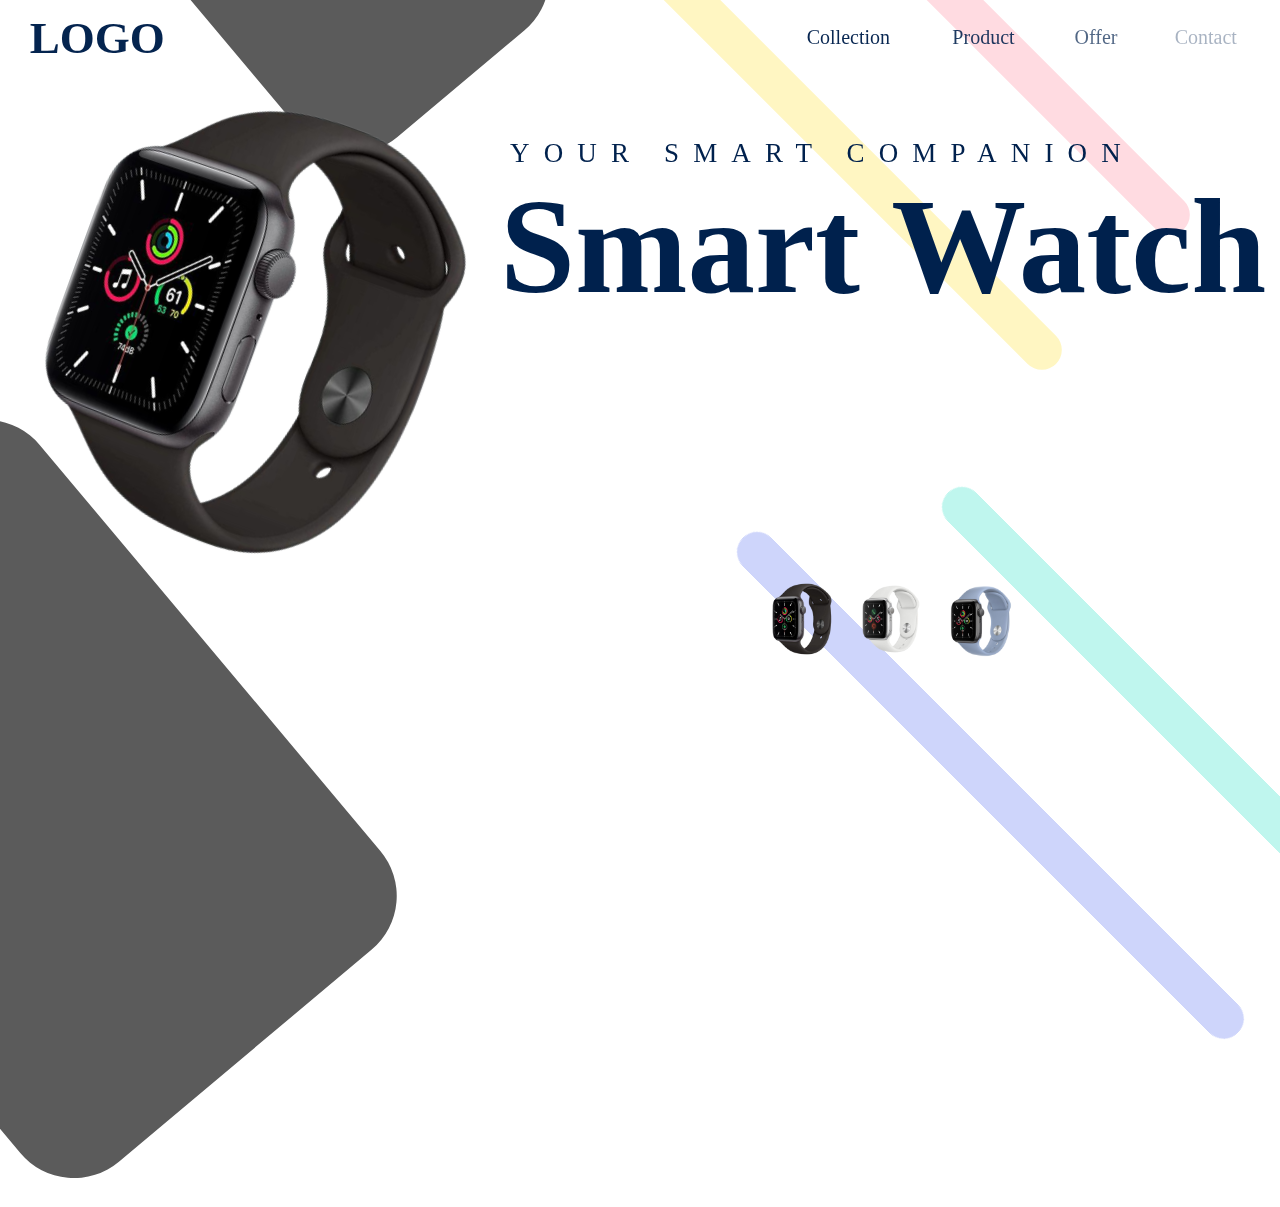
<file: task1/index.html>
<!DOCTYPE html>
<html lang="en">
<head>
    <meta charset="UTF-8">
    <meta name="viewport" content="width=device-width, initial-scale=1.0">
    <link rel="stylesheet" href="style.css">
    <script src="https://cdnjs.cloudflare.com/ajax/libs/gsap/3.12.2/gsap.min.js"></script>
    <title>LandingPage</title>
</head>
<body>
    <div class="container">

        <nav>
            <div class="logo">
                <span>LOGO</span>
            </div>

            <ul>
                <li><a href="">Collection</a></li>
                <li><a href="">Product</a></li>
                <li><a href="">Offer</a></li>
                <li><a href="">Contact</a></li>
            </ul>
        
        </nav>

        <div class="boxes">
            <div class="box1"></div>
            <div class="box2"></div>
        </div>


        <div class="stripes">
            <div class="stripe1"></div>
            <div class="stripe2"></div>
            <div class="stripe3"></div>
            <div class="stripe4"></div>
        </div>

        <div class="imageAndTitle">

            <div class="mainImg">
                <img src="w_black.png" alt="">
            </div>
    
            <div class="titles">
                <p>Your Smart Companion</p>
                <span>Smart Watch</span>
            </div>

        </div>


        <div class="categoryImg">
            <div class="img-container" onclick="changeMainImage('w_black.png', '#5B5B5B')">
                <img src="w_black.png" alt="" srcset="">
            </div>
        
            <div class="img-container" onclick="changeMainImage('w_white.png', '#D9D9D9')">
                <img src="w_white.png" alt="" srcset="">
            </div>
            
            <div class="img-container" onclick="changeMainImage('w_blue.png', '#9FB2D2')">
                <img src="w_blue.png" alt="" srcset="">
            </div>
        </div>
        


    </div>

    <script src="script.js"></script>

</body>
</html>
</file>
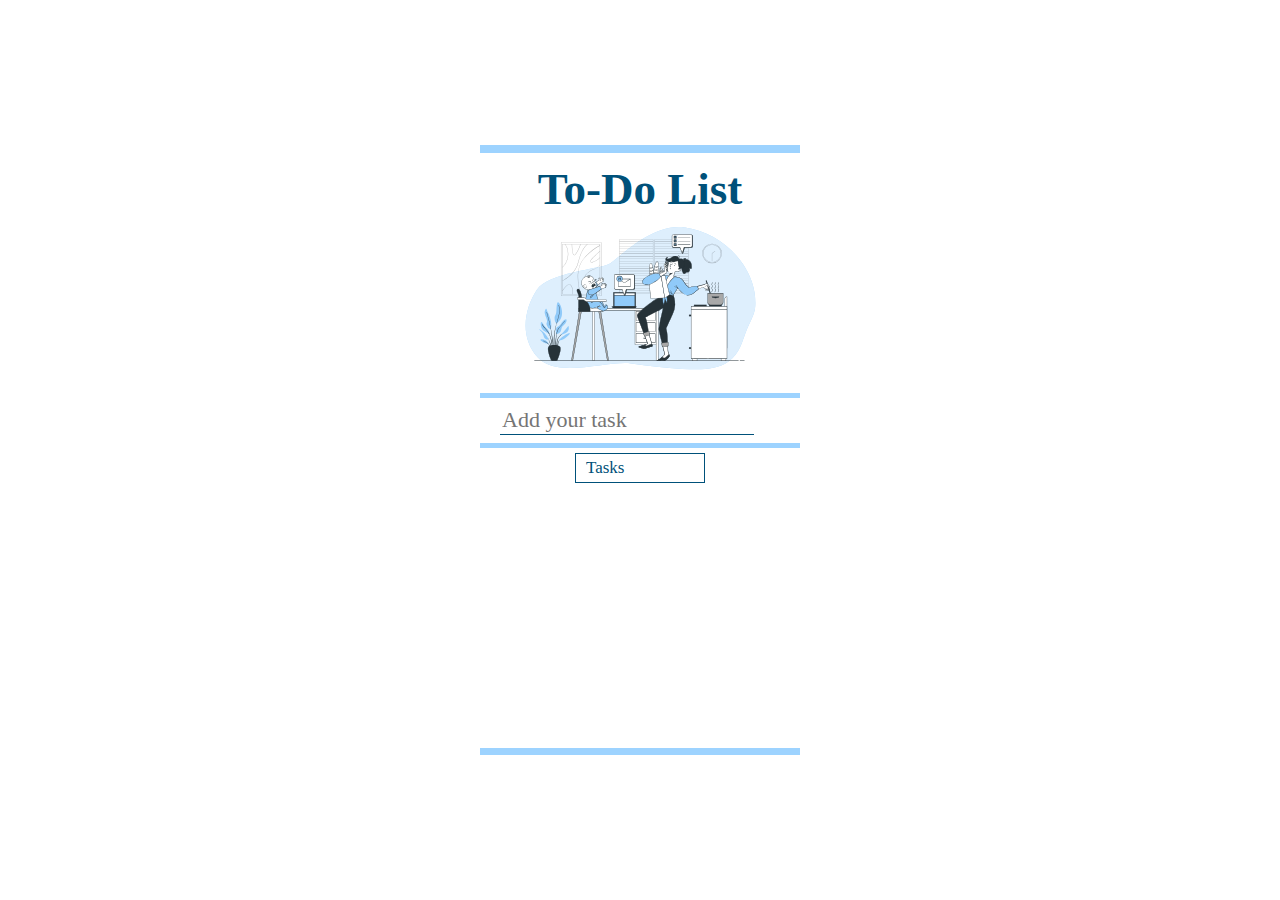
<file: task2/index.html>
<!DOCTYPE html>
<html lang="en">
<head>
    <meta charset="UTF-8">
    <meta name="viewport" content="width=device-width, initial-scale=1.0">
    <link rel="stylesheet" href="https://cdnjs.cloudflare.com/ajax/libs/font-awesome/6.4.2/css/all.min.css" integrity="sha512-z3gLpd7yknf1YoNbCzqRKc4qyor8gaKU1qmn+CShxbuBusANI9QpRohGBreCFkKxLhei6S9CQXFEbbKuqLg0DA==" crossorigin="anonymous" referrerpolicy="no-referrer" />
    <link rel="stylesheet" href="style.css">
    <title>TO-DO list</title>
</head>
<body>
    <div class="mainContainer">
        
        <div class="headerSection">
            <h1>To-Do List</h1>
            <img src="img.svg" alt="" srcset="">
        </div>
        
        <div class="taskSection">
            <form>
                <input type="text" class="todoInput" placeholder="Add your task">
                <button type="submit" class="todoBtn">
                    <i class="fa-solid fa-plus" style="font-size: 28px; color: #00517a;"></i>
                </button>
            </form>
        </div>
        
        <div class="listSection">
            <div class="dropdown">
                <button class="dropbtn">
                    Tasks<i class="fa-solid fa-caret-down" style="font-size: 28px; color: #00517a;"></i>
                </button>
                <div class="dropdown-content">
                    <a href="#">All</a>
                    <a href="#">Completed</a>
                    <a href="#">Incomplete</a>
                </div>
            </div>
        </div>
    </div>

    <script src="script.js"></script>

</body>
</html>
</file>
<file: task1/style.css>
body{
    margin: 0;
    padding: 0;
    overflow: hidden;
}


/* Navbar */
nav{
    display: flex;
    width: 100%;
    align-items: center;
    z-index: 2;
}

nav ul{
    flex: 1;
    text-align: right;
    z-index: 2;
} 

nav li{
    display: inline-block;
    list-style: none;
    margin: 10px 30px;
    position: relative;
    z-index: 2;
}

nav a{
    text-decoration: none;
    font-size: 20px;
    color: #00214D;
    z-index: 2;
}

nav a::after {
    content: "";
    display: block;
    width: 0;
    height: 3px;
    background-color: #00214D;
    position: absolute;
    bottom: -5px;
    left: 0;
    transition: width 0.3s ease-in-out;
}


nav a:hover::after {
    width: 100%;
    left: 0;
    right: 0;
}

.logo{
    font-family: Copperplate, Copperplate Gothic Light, fantasy;
    font-weight: 900;
    font-size: 5vh;
    margin: 10px 30px;
    color: #00214D;
}












/* boxes */

.box1{
    background-color: #5B5B5B;
    width: 306px;
    height: 360px;
    border-radius: 70px;
    position: absolute;
    top: -26%;
    left: 15%;
    transform: rotate(140deg);
    z-index: 0;
}

.box2{
    z-index: 0;
    background-color: #5B5B5B;
    width: 470px;
    height: 670px;
    border-radius: 70px;
    position: absolute;
    bottom: -26%;
    left: -16%;
    transform: rotate(140deg);
}









/* stripes */

.stripe1{
    background-color: #FFF6C2;
    height: 700px;
    width: 40px;
    position: absolute;
    right: 35%;
    top: -25%;
    transform: rotate(-45deg);
    border-radius: 30px;
}
.stripe2{
    background-color: #BFF6EE;
    height: 700px;
    width: 40px;
    position: absolute;
    right: 5%;
    bottom: -20%;
    transform: rotate(-45deg);
    border-radius: 30px;
}
.stripe3{
    background-color: #FFDBE1;
    height: 700px;
    width: 40px;
    position: absolute;
    right: 25%;
    top: -40%;
    transform: rotate(-45deg);
    border-radius: 30px;
}
.stripe4{
    background-color: #CED5FB;
    height: 700px;
    width: 40px;
    position: absolute;
    right: 21%;
    bottom: -25%;
    transform: rotate(-45deg);
    border-radius: 30px;
}









/* img and title */
.imageAndTitle{
    display: flex;
    justify-content: space-between;
    align-items: center;
}



/* main Image */
.mainImg{
    position: relative;
}

.mainImg img{
    transform: rotate(20deg);
}



/* title */
.titles{
    width: 40%;
    position: relative;
    flex: 1;
    padding-bottom: 15% ;
}

.titles span{
    color: #00214D;
    font-size: 15vh;
    font-family: Copperplate, Copperplate Gothic Light, fantasy;
    font-weight: bolder;
}

.titles p{
    color: #00214D;
    padding-left: 10px;
    font-size: 3vh;
    text-transform: uppercase;
    letter-spacing: .8cap;
    position: relative;
    margin: 0;
}








.categoryImg {
    position: relative;
    left: 20%;
    display: flex;
    justify-content: center; 
    align-items: flex-end; 
}

.img-container {
    flex: 1;
    max-width: 7%;
    transition: transform 0.2s ease-in-out;
    
}

.img-container img {
    max-height: 80px;
}

.img-container:hover {
    transform: translateY(-10px) rotate(20deg);
}
</file>
<file: task2/style.css>
body{
    margin: 0;
    padding: 0; 
    box-sizing: border-box;
    display: flex;
    justify-content: center;
    align-items: center;
    min-height: 100vh;
}

.mainContainer{
    background-color: #9dd3ff;
    width: 25%;
    min-height: 610px;
    display: flex;
    flex-direction: column;
    justify-content: center;
    align-items: center;
}

.headerSection{
    background-color: white;
    height: 240px;
    width: 330px;
    display: flex;
    flex-direction: column;
    justify-content: center;
    align-items: center;
    margin-bottom: 5px;
}

.headerSection h1{
    color: #00517A;
    text-align: center;
    margin: 0;
    font-family: Monotype Corsiva, Times, Serif;
    font-size: 45px
}

.headerSection img{
    height: 70%;
}










.taskSection{
    background-color: white;
    height: 45px;
    width: 330px;
    display: flex;
    justify-content: center;
    align-items: center;
    margin-bottom: 5px;
}

.todoInput{
    border: none;
    border-bottom: 1px solid #00517A;
    width: 250px;
    font-size: 22px;
    font-family: 'Noto Serif';
    color: #00517A;
}



input[type="text"]:focus {
    border: none; 
    outline: none; 
}


.todoBtn{
    margin-left: 10px;
    border: none;
    background-color: white;
}








.deleteButton .fa-trash {
    color: #00517A;
    font-size: 19px;
}
.taskDescription {
    font-size: 24px;
    color: #00517A; 
}

 .taskItem {
    display: flex;
    justify-content: space-between; 
    align-items: center;
    width: 300px;
    flex-direction: row; 
}

.checkpoint {
    flex: 0 0 auto; 
    margin-right: 10px; 
}

.deleteButton {
    flex: 0 0 auto; 
} 






.listSection {
    background-color: white;
    height: 300px;
    width: 330px;
    display: flex; 
    flex-direction: column;
    justify-content: flex-start;
    align-items: center;
}


.dropbtn {
    display: flex; 
    align-items: center; 
    color: #00517a;
    background-color: white;
    border: 1px solid #00517a;
    height: 30px;
    font-family: 'Noto Serif';
    font-size: 17px;
    width: 130px;
    cursor: pointer;
    justify-content: space-between;
    padding-left: 10px;
    padding-right: 10px;
}

.dropdown{
    margin-top: 5px;
    margin-bottom: 5px;
}


.dropdown-content {
    display: none;
    position: absolute;
    background-color: white;
    min-width: 160px;
    box-shadow: 0px 8px 16px 0px rgba(0,0,0,0.2);
    z-index: 1;
}



.dropdown-content a {
    padding: 12px 16px;
    text-decoration: none;
    display: block;
    color: #333;
}


.dropdown-content a:hover {
    background-color: white;
}


.dropdown:hover .dropdown-content {
    display: block;
}











.taskItem {
    display: flex;
    align-items: center;
    padding: 10px;
    background-color: #f9f9f9;
    border-radius: 5px;
    margin-bottom: 5px;
}

.checkpoint {
    width: 20px;
    height: 20px;
    border: 1px solid #00517a;
    border-radius: 50%;
    margin-right: 10px;
    cursor: pointer;
}

.taskDescription {
    flex-grow: 1;
}

.deleteButton {
    border: none;
    background-color: transparent;
    cursor: pointer;
}
</file>
